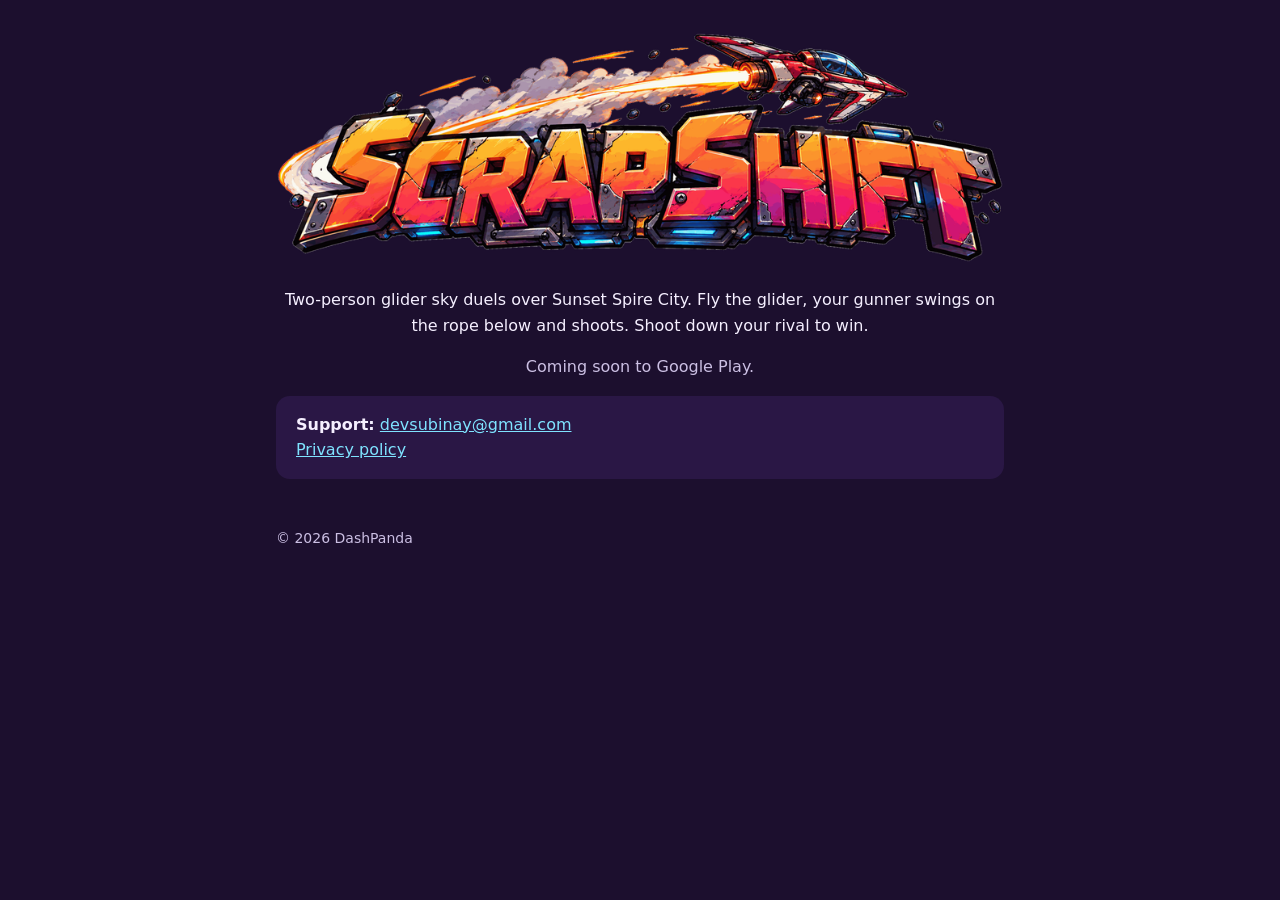
<file: public/scrapshift/index.html>
<!doctype html>
<html lang="en"><head><meta charset="utf-8"><meta name="viewport" content="width=device-width,initial-scale=1">
<title>Scrapshift: Sky Duels</title><meta name="description" content="Scrapshift is a cartoon sky-duel game for Android: fly a jet glider while your gunner swings below and fires.">
<link rel="stylesheet" href="style.css"><link rel="icon" href="icon.png"></head>
<body><main>
<div class="hero"><img class="logo" src="logo.png" alt="Scrapshift"><p>Two-person glider sky duels over Sunset Spire City. Fly the glider, your gunner swings on the rope below and shoots. Shoot down your rival to win.</p>
<p class="muted">Coming soon to Google Play.</p></div>
<div class="card"><strong>Support:</strong> <a href="mailto:devsubinay@gmail.com">devsubinay@gmail.com</a><br><a href="privacy.html">Privacy policy</a></div>
<footer>&copy; 2026 DashPanda</footer>
</main></body></html>
</file>
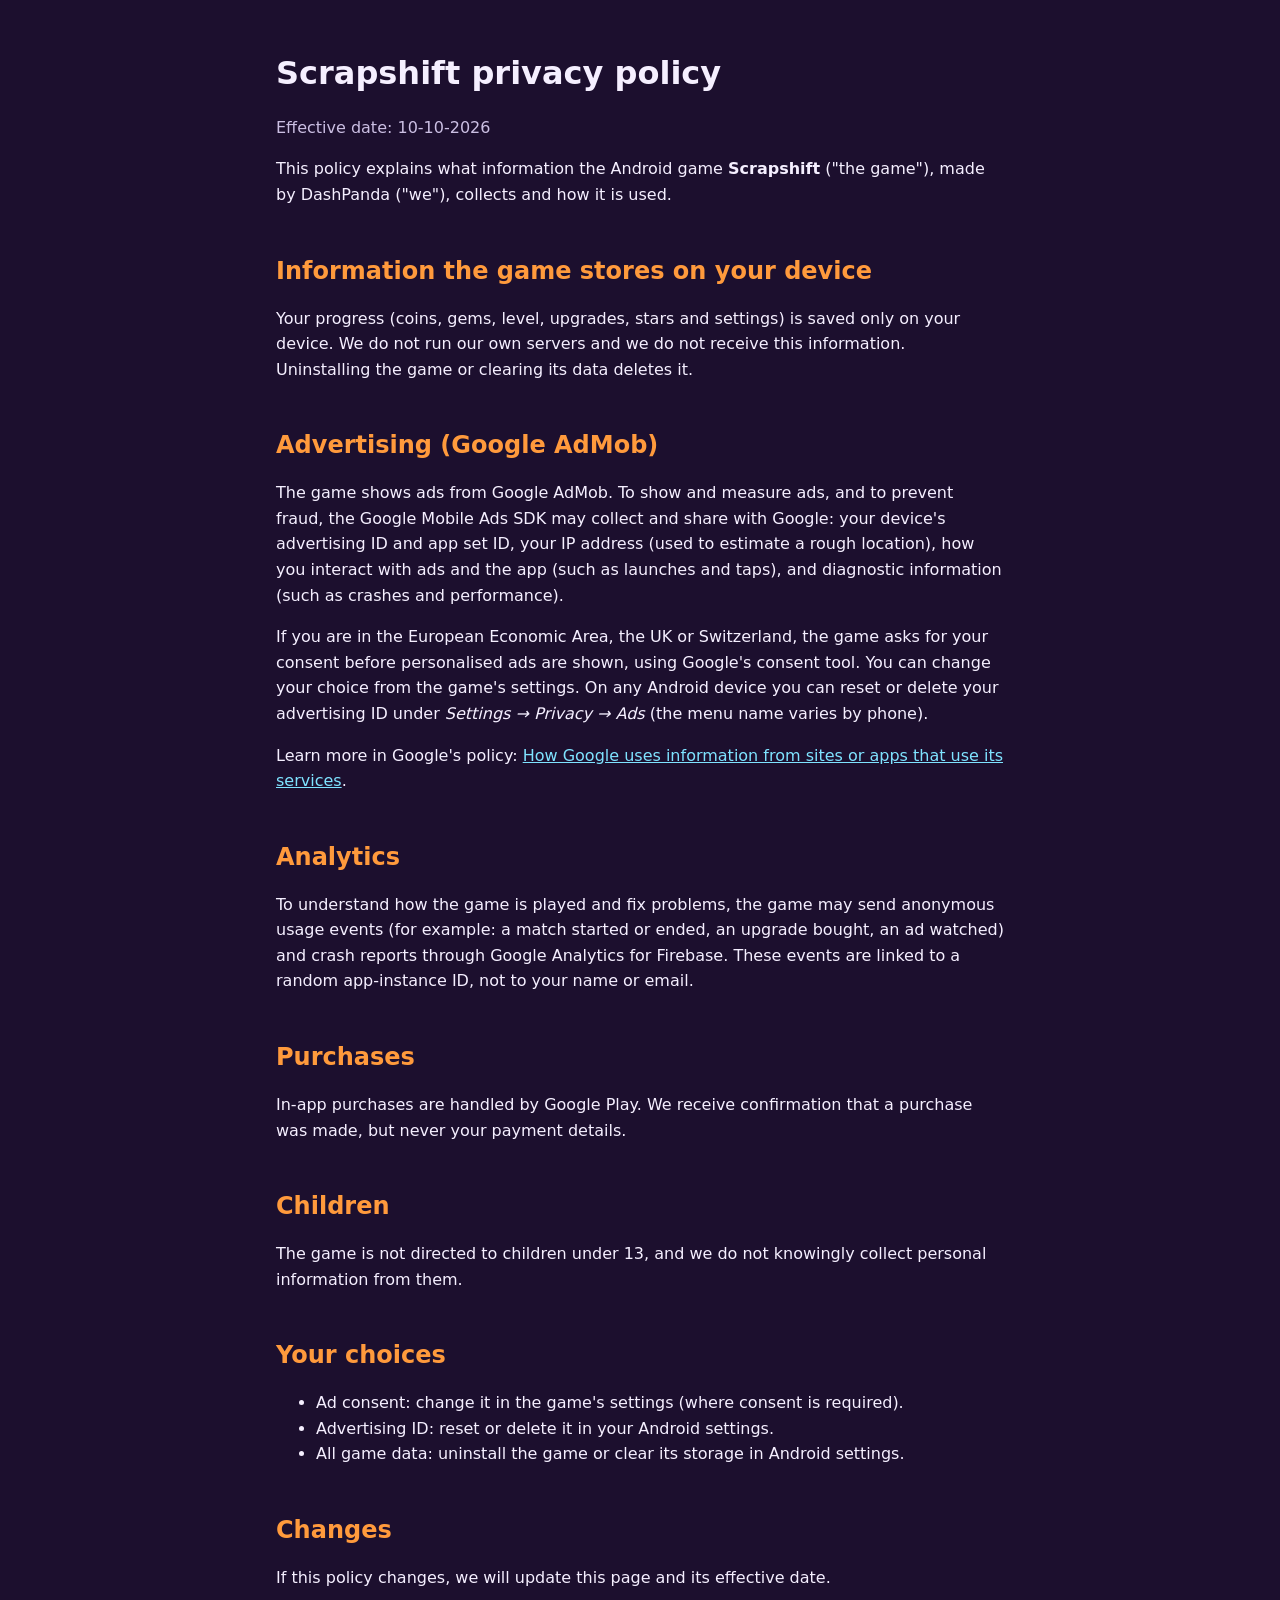
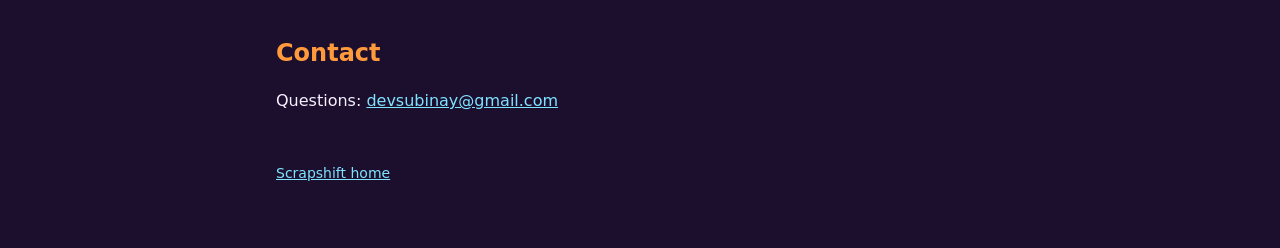
<file: public/scrapshift/privacy.html>
<!doctype html>
<html lang="en"><head><meta charset="utf-8"><meta name="viewport" content="width=device-width,initial-scale=1">
<title>Scrapshift Privacy Policy</title><link rel="stylesheet" href="style.css"><link rel="icon" href="icon.png"></head>
<body><main>
<h1>Scrapshift privacy policy</h1>
<p class="muted">Effective date: 10-10-2026</p>
<p>This policy explains what information the Android game <strong>Scrapshift</strong> ("the game"), made by DashPanda ("we"), collects and how it is used.</p>

<h2>Information the game stores on your device</h2>
<p>Your progress (coins, gems, level, upgrades, stars and settings) is saved only on your device. We do not run our own servers and we do not receive this information. Uninstalling the game or clearing its data deletes it.</p>

<h2>Advertising (Google AdMob)</h2>
<p>The game shows ads from Google AdMob. To show and measure ads, and to prevent fraud, the Google Mobile Ads SDK may collect and share with Google: your device's advertising ID and app set ID, your IP address (used to estimate a rough location), how you interact with ads and the app (such as launches and taps), and diagnostic information (such as crashes and performance).</p>
<p>If you are in the European Economic Area, the UK or Switzerland, the game asks for your consent before personalised ads are shown, using Google's consent tool. You can change your choice from the game's settings. On any Android device you can reset or delete your advertising ID under <em>Settings &rarr; Privacy &rarr; Ads</em> (the menu name varies by phone).</p>
<p>Learn more in Google's policy: <a href="https://policies.google.com/technologies/partner-sites">How Google uses information from sites or apps that use its services</a>.</p>

<h2>Analytics</h2>
<p>To understand how the game is played and fix problems, the game may send anonymous usage events (for example: a match started or ended, an upgrade bought, an ad watched) and crash reports through Google Analytics for Firebase. These events are linked to a random app-instance ID, not to your name or email.</p>

<h2>Purchases</h2>
<p>In-app purchases are handled by Google Play. We receive confirmation that a purchase was made, but never your payment details.</p>

<h2>Children</h2>
<p>The game is not directed to children under 13, and we do not knowingly collect personal information from them.</p>

<h2>Your choices</h2>
<ul><li>Ad consent: change it in the game's settings (where consent is required).</li>
<li>Advertising ID: reset or delete it in your Android settings.</li>
<li>All game data: uninstall the game or clear its storage in Android settings.</li></ul>

<h2>Changes</h2>
<p>If this policy changes, we will update this page and its effective date.</p>

<h2>Contact</h2>
<p>Questions: <a href="mailto:devsubinay@gmail.com">devsubinay@gmail.com</a></p>
<footer><a href="index.html">Scrapshift home</a></footer>
</main></body></html>
</file>
<file: public/scrapshift/style.css>
:root{--bg:#1c0f2e;--panel:#2a1745;--ink:#f5efff;--muted:#cbbfe3;--accent:#ff9a3c;--link:#7fe3ff}
*{box-sizing:border-box}body{margin:0;background:var(--bg);color:var(--ink);font:16px/1.6 system-ui,-apple-system,Segoe UI,Roboto,sans-serif}
main{max-width:760px;margin:0 auto;padding:32px 16px 64px}a{color:var(--link)}h1,h2{line-height:1.25}h2{margin-top:2em;color:var(--accent)}
.hero{text-align:center}.hero img.logo{max-width:100%;height:auto}.hero img.icon{width:96px;height:96px;border-radius:22px}
.card{background:var(--panel);border-radius:14px;padding:16px 20px;margin:16px 0}.muted{color:var(--muted)}footer{margin-top:48px;color:var(--muted);font-size:14px}
</file>
